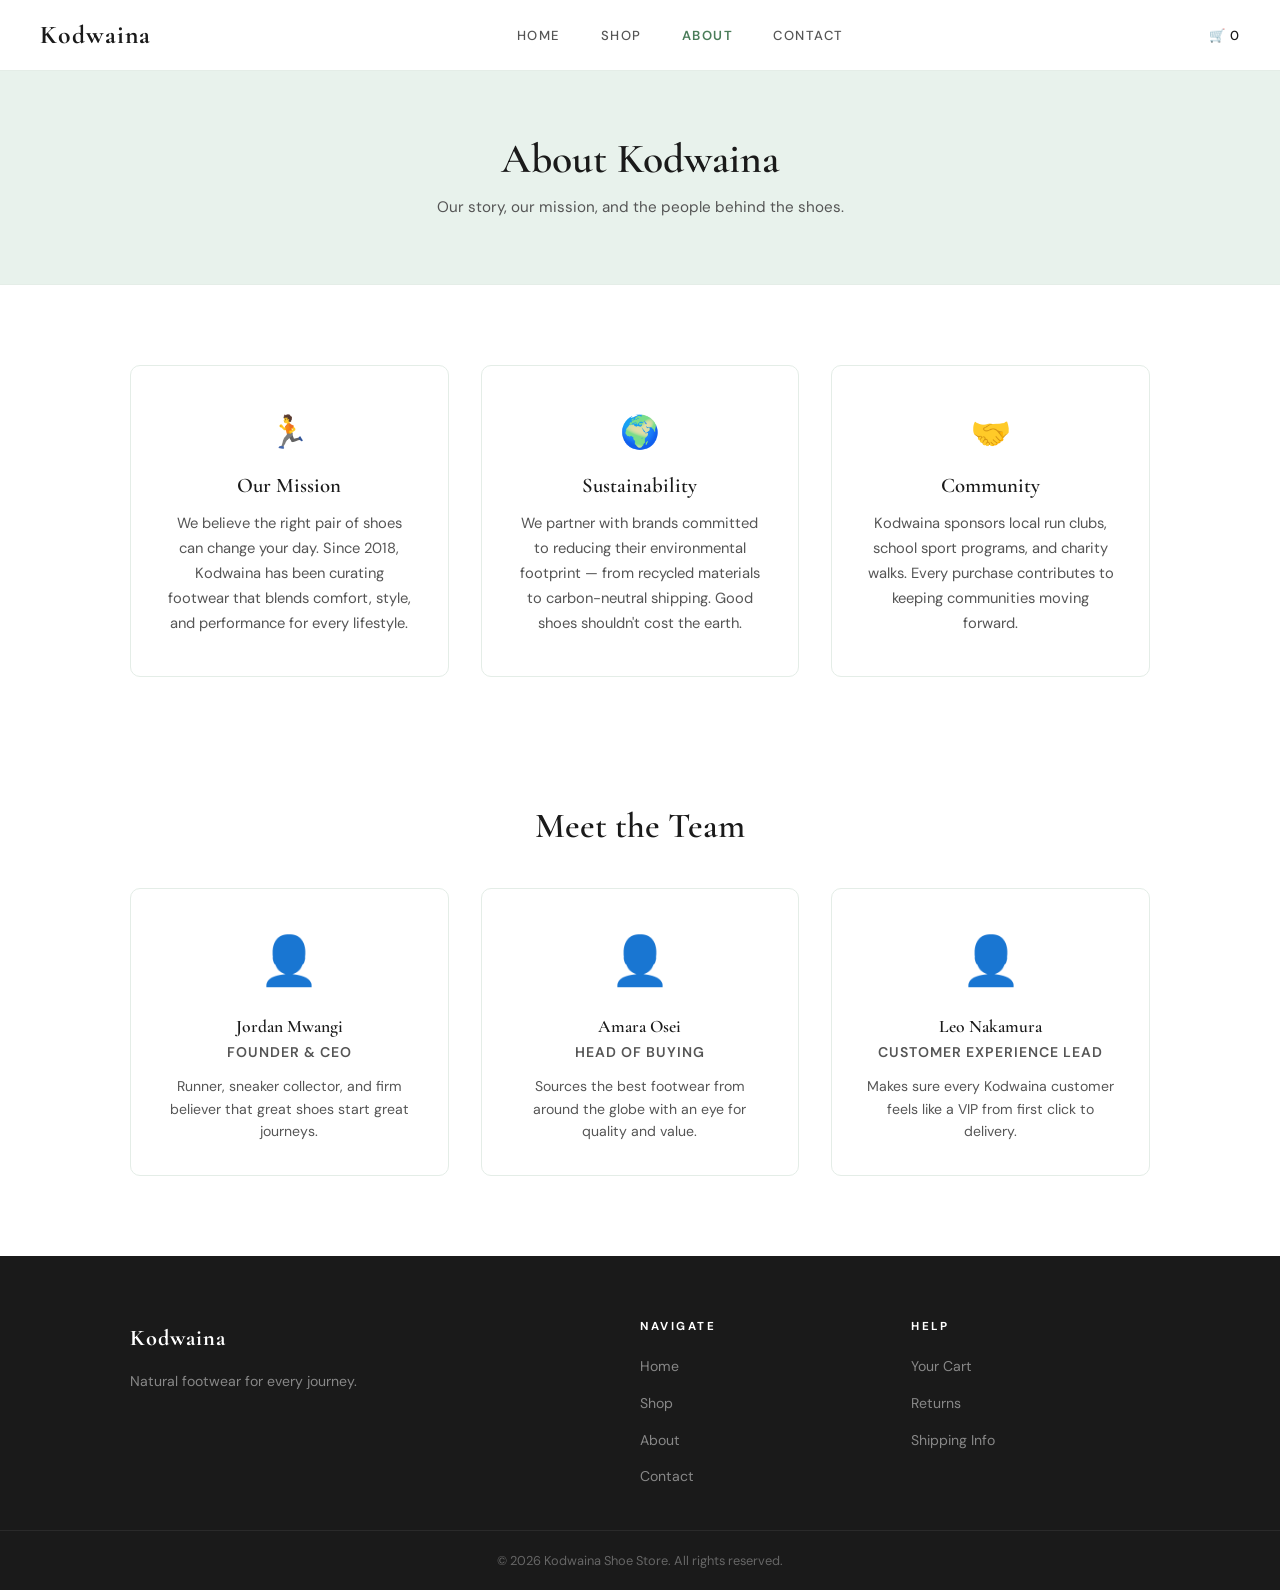
<file: about.html>
<!DOCTYPE html>
<html lang="en">
<head>
  <meta charset="UTF-8" />
  <meta name="viewport" content="width=device-width, initial-scale=1.0" />
  <title>About Us – Kodwaina</title>
  <link rel="preconnect" href="https://fonts.googleapis.com" />
  <link rel="preconnect" href="https://fonts.gstatic.com" crossorigin />
  <link href="https://fonts.googleapis.com/css2?family=Cormorant+Garamond:wght@400;500;600;700&family=DM+Sans:wght@400;500;600&display=swap" rel="stylesheet" />
  <link rel="stylesheet" href="css/styles.css" />
</head>
<body>

  <header>
    <nav>
      <div class="logo">Kodwaina</div>
      <ul class="nav-links">
        <li><a href="index.html">Home</a></li>
        <li><a href="shop.html">Shop</a></li>
        <li><a href="about.html" class="active">About</a></li>
        <li><a href="contact.html">Contact</a></li>
      </ul>
      <div class="cart-icon"><a href="cart.html" style="color:inherit;">🛒 <span id="cart-count">0</span></a></div>
    </nav>
  </header>

  <main>
    <section class="page-header">
      <h1>About Kodwaina</h1>
      <p>Our story, our mission, and the people behind the shoes.</p>
    </section>

    <section class="about-section">
      <div class="about-grid">
        <div class="about-card">
          <span class="about-icon">🏃</span>
          <h3>Our Mission</h3>
          <p>We believe the right pair of shoes can change your day. Since 2018, Kodwaina has been curating footwear that blends comfort, style, and performance for every lifestyle.</p>
        </div>
        <div class="about-card">
          <span class="about-icon">🌍</span>
          <h3>Sustainability</h3>
          <p>We partner with brands committed to reducing their environmental footprint — from recycled materials to carbon-neutral shipping. Good shoes shouldn't cost the earth.</p>
        </div>
        <div class="about-card">
          <span class="about-icon">🤝</span>
          <h3>Community</h3>
          <p>Kodwaina sponsors local run clubs, school sport programs, and charity walks. Every purchase contributes to keeping communities moving forward.</p>
        </div>
      </div>
    </section>

    <section class="team-section">
      <h2>Meet the Team</h2>
      <div class="team-grid">
        <div class="team-card">
          <div class="team-avatar">👤</div>
          <h3>Jordan Mwangi</h3>
          <p class="team-role">Founder & CEO</p>
          <p>Runner, sneaker collector, and firm believer that great shoes start great journeys.</p>
        </div>
        <div class="team-card">
          <div class="team-avatar">👤</div>
          <h3>Amara Osei</h3>
          <p class="team-role">Head of Buying</p>
          <p>Sources the best footwear from around the globe with an eye for quality and value.</p>
        </div>
        <div class="team-card">
          <div class="team-avatar">👤</div>
          <h3>Leo Nakamura</h3>
          <p class="team-role">Customer Experience Lead</p>
          <p>Makes sure every Kodwaina customer feels like a VIP from first click to delivery.</p>
        </div>
      </div>
    </section>
  </main>

  <footer>
    <div class="footer-inner">
      <div class="footer-brand">
        <span class="logo">Kodwaina</span>
        <p>Natural footwear for every journey.</p>
      </div>
      <div class="footer-links">
        <h4>Navigate</h4>
        <ul>
          <li><a href="index.html">Home</a></li>
          <li><a href="shop.html">Shop</a></li>
          <li><a href="about.html">About</a></li>
          <li><a href="contact.html">Contact</a></li>
        </ul>
      </div>
      <div class="footer-links">
        <h4>Help</h4>
        <ul>
          <li><a href="cart.html">Your Cart</a></li>
          <li><a href="contact.html">Returns</a></li>
          <li><a href="contact.html">Shipping Info</a></li>
        </ul>
      </div>
    </div>
    <div class="footer-bottom">
      <p>&copy; 2026 Kodwaina Shoe Store. All rights reserved.</p>
    </div>
  </footer>

  <script src="js/about.js"></script>
</body>
</html>
</file>
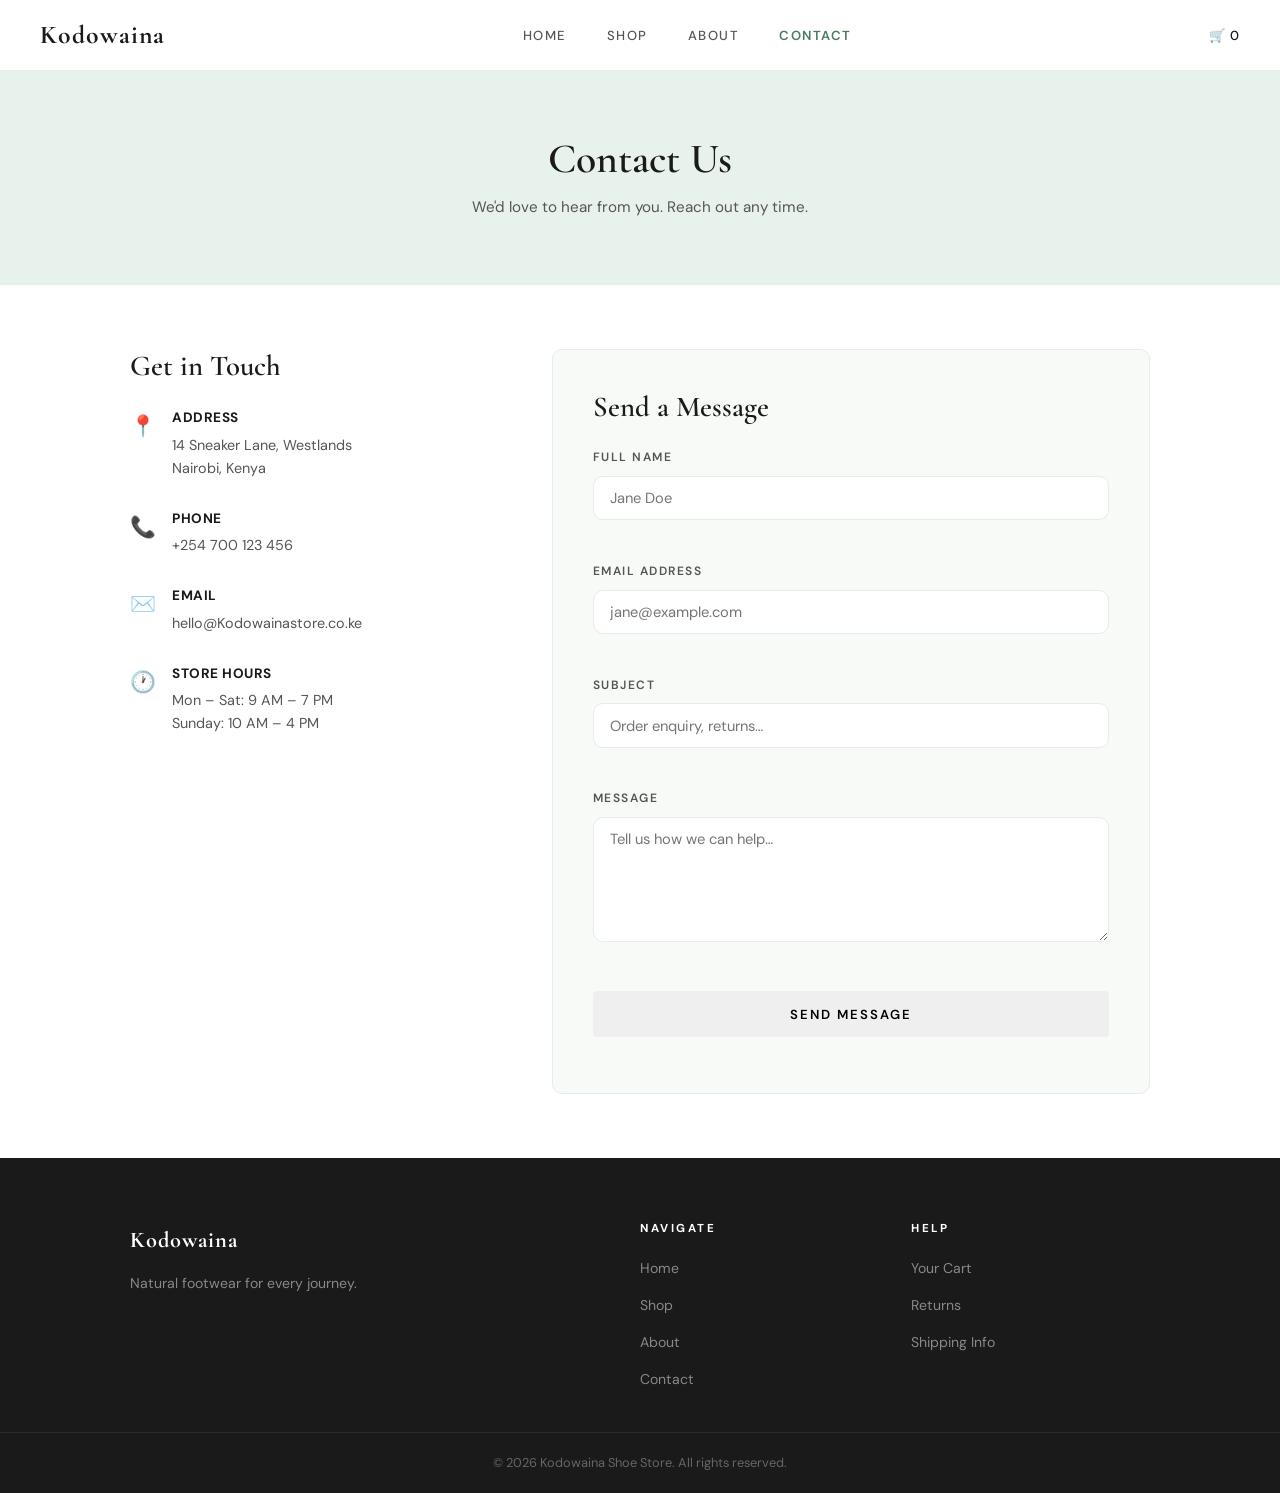
<file: contact.html>
<!DOCTYPE html>
<html lang="en">
<head>
  <meta charset="UTF-8" />
  <meta name="viewport" content="width=device-width, initial-scale=1.0" />
  <title>Contact Us – Kodowaina</title>
  <link rel="preconnect" href="https://fonts.googleapis.com" />
  <link rel="preconnect" href="https://fonts.gstatic.com" crossorigin />
  <link href="https://fonts.googleapis.com/css2?family=Cormorant+Garamond:wght@400;500;600;700&family=DM+Sans:wght@400;500;600&display=swap" rel="stylesheet" />
  <link rel="stylesheet" href="css/styles.css" />
</head>
<body>

  <header>
    <nav>
      <div class="logo">Kodowaina</div>
      <ul class="nav-links">
        <li><a href="index.html">Home</a></li>
        <li><a href="shop.html">Shop</a></li>
        <li><a href="about.html">About</a></li>
        <li><a href="contact.html" class="active">Contact</a></li>
      </ul>
      <div class="cart-icon"><a href="cart.html" style="color:inherit;">🛒 <span id="cart-count">0</span></a></div>
    </nav>
  </header>

  <main>
    <section class="page-header">
      <h1>Contact Us</h1>
      <p>We'd love to hear from you. Reach out any time.</p>
    </section>

    <section class="contact-section">
      <div class="contact-grid">

        <div class="contact-info">
          <h2>Get in Touch</h2>
          <div class="info-item">
            <span class="info-icon">📍</span>
            <div>
              <strong>Address</strong>
              <p>14 Sneaker Lane, Westlands<br />Nairobi, Kenya</p>
            </div>
          </div>
          <div class="info-item">
            <span class="info-icon">📞</span>
            <div>
              <strong>Phone</strong>
              <p>+254 700 123 456</p>
            </div>
          </div>
          <div class="info-item">
            <span class="info-icon">✉️</span>
            <div>
              <strong>Email</strong>
              <p>hello@Kodowainastore.co.ke</p>
            </div>
          </div>
          <div class="info-item">
            <span class="info-icon">🕐</span>
            <div>
              <strong>Store Hours</strong>
              <p>Mon – Sat: 9 AM – 7 PM<br />Sunday: 10 AM – 4 PM</p>
            </div>
          </div>
        </div>

        <div class="contact-form-wrapper">
          <h2>Send a Message</h2>
          <form id="contact-form" novalidate>
            <div class="form-group">
              <label for="name">Full Name</label>
              <input type="text" id="name" name="name" placeholder="Jane Doe" required />
              <span class="field-error" id="name-error"></span>
            </div>
            <div class="form-group">
              <label for="email">Email Address</label>
              <input type="email" id="email" name="email" placeholder="jane@example.com" required />
              <span class="field-error" id="email-error"></span>
            </div>
            <div class="form-group">
              <label for="subject">Subject</label>
              <input type="text" id="subject" name="subject" placeholder="Order enquiry, returns…" required />
              <span class="field-error" id="subject-error"></span>
            </div>
            <div class="form-group">
              <label for="message">Message</label>
              <textarea id="message" name="message" rows="5" placeholder="Tell us how we can help…" required></textarea>
              <span class="field-error" id="message-error"></span>
            </div>
            <button type="submit" class="btn checkout-btn">Send Message</button>
            <p id="form-success" class="form-success" aria-live="polite"></p>
          </form>
        </div>

      </div>
    </section>
  </main>

  <footer>
    <div class="footer-inner">
      <div class="footer-brand">
        <span class="logo">Kodowaina</span>
        <p>Natural footwear for every journey.</p>
      </div>
      <div class="footer-links">
        <h4>Navigate</h4>
        <ul>
          <li><a href="index.html">Home</a></li>
          <li><a href="shop.html">Shop</a></li>
          <li><a href="about.html">About</a></li>
          <li><a href="contact.html">Contact</a></li>
        </ul>
      </div>
      <div class="footer-links">
        <h4>Help</h4>
        <ul>
          <li><a href="cart.html">Your Cart</a></li>
          <li><a href="contact.html">Returns</a></li>
          <li><a href="contact.html">Shipping Info</a></li>
        </ul>
      </div>
    </div>
    <div class="footer-bottom">
      <p>&copy; 2026 Kodowaina Shoe Store. All rights reserved.</p>
    </div>
  </footer>

  <script src="js/contact.js"></script>
</body>
</html>
</file>
<file: css/styles.css>
/* =====================================================
   StepUp – Clean White & Sage Green Design System
   Inspired by africanyuva.co.ke
   Palette:
     White        #ffffff
     Off-white    #f8faf8
     Sage green   #4a7c59  (accent / primary)
     Light green  #e8f2ec  (tints / backgrounds)
     Mint         #d0e8d8  (cards, tags)
     Dark text    #1a1a1a
     Mid text     #555555
     Light text   #888888
   ===================================================== */

/* ===== Reset & Base ===== */
*, *::before, *::after {
  box-sizing: border-box;
  margin: 0;
  padding: 0;
}

:root {
  --white:         #ffffff;
  --off-white:     #f8faf8;
  --sage:          #4a7c59;
  --sage-dark:     #355c41;
  --sage-light:    #e8f2ec;
  --mint:          #d0e8d8;
  --text-dark:     #1a1a1a;
  --text-mid:      #555555;
  --text-light:    #888888;
  --border:        #e4ede7;
  --radius:        10px;
  --shadow-sm:     0 2px 12px rgba(74,124,89,0.08);
  --shadow-md:     0 8px 28px rgba(74,124,89,0.13);
}

html { scroll-behavior: smooth; }

body {
  font-family: 'DM Sans', 'Segoe UI', sans-serif;
  color: var(--text-dark);
  background: var(--white);
  line-height: 1.65;
}

h1, h2, h3, h4 {
  font-family: 'Cormorant Garamond', 'Georgia', serif;
  font-weight: 600;
  line-height: 1.2;
}

a {
  text-decoration: none;
  color: inherit;
}

/* ===== Header / Nav ===== */
header {
  background: var(--white);
  border-bottom: 1px solid var(--border);
  padding: 0 2.5rem;
  position: sticky;
  top: 0;
  z-index: 100;
}

nav {
  display: flex;
  align-items: center;
  justify-content: space-between;
  max-width: 1200px;
  margin: 0 auto;
  height: 70px;
}

.logo {
  color: var(--text-dark);
  font-family: 'Cormorant Garamond', Georgia, serif;
  font-size: 1.6rem;
  font-weight: 700;
  letter-spacing: 1px;
}

.nav-links {
  list-style: none;
  display: flex;
  gap: 2.5rem;
}

.nav-links a {
  color: var(--text-mid);
  font-size: 0.82rem;
  font-weight: 500;
  letter-spacing: 1.5px;
  text-transform: uppercase;
  transition: color 0.2s;
}

.nav-links a:hover,
.nav-links a.active {
  color: var(--sage);
}

.nav-links a.active {
  font-weight: 600;
}

.cart-icon {
  font-size: 1rem;
  cursor: pointer;
}

.cart-icon a {
  color: var(--text-dark);
  font-size: 0.82rem;
  font-weight: 500;
  letter-spacing: 1px;
  text-transform: uppercase;
  transition: color 0.2s;
}

.cart-icon a:hover { color: var(--sage); }

/* ===== Announcement bar ===== */
.announcement {
  background: var(--sage);
  color: var(--white);
  text-align: center;
  padding: 0.5rem 1rem;
  font-size: 0.78rem;
  letter-spacing: 1.5px;
  text-transform: uppercase;
  font-weight: 500;
}

/* ===== Buttons ===== */
.btn {
  display: inline-block;
  padding: 0.75rem 2.2rem;
  border-radius: 4px;
  font-size: 0.78rem;
  font-weight: 600;
  letter-spacing: 2px;
  text-transform: uppercase;
  transition: background 0.2s, color 0.2s, transform 0.15s, border-color 0.2s;
  cursor: pointer;
  border: 1.5px solid transparent;
  font-family: 'DM Sans', 'Segoe UI', sans-serif;
}

.btn-primary {
  background: var(--sage);
  color: var(--white);
  border-color: var(--sage);
}

.btn-primary:hover {
  background: var(--sage-dark);
  border-color: var(--sage-dark);
  transform: translateY(-1px);
}

.btn-outline {
  background: transparent;
  color: var(--text-dark);
  border-color: var(--text-dark);
}

.btn-outline:hover {
  background: var(--text-dark);
  color: var(--white);
  transform: translateY(-1px);
}

.btn-outline-light {
  background: transparent;
  color: var(--white);
  border: 1.5px solid rgba(255,255,255,0.7);
  border-radius: 4px;
  padding: 0.75rem 2.2rem;
  font-size: 0.78rem;
  font-weight: 600;
  letter-spacing: 2px;
  text-transform: uppercase;
  display: inline-block;
  transition: background 0.2s, color 0.2s, transform 0.15s;
  font-family: 'DM Sans', 'Segoe UI', sans-serif;
}

.btn-outline-light:hover {
  background: var(--white);
  color: var(--text-dark);
  transform: translateY(-1px);
}

/* ===== Section Helpers ===== */
.section-header {
  text-align: center;
  margin-bottom: 3rem;
}

.section-tag {
  display: inline-block;
  color: var(--sage);
  font-size: 0.72rem;
  font-weight: 600;
  letter-spacing: 3px;
  text-transform: uppercase;
  margin-bottom: 0.7rem;
}

.section-header h2 {
  font-size: 2.4rem;
  color: var(--text-dark);
  margin-bottom: 0.5rem;
}

.section-header p {
  color: var(--text-light);
  font-size: 0.95rem;
  max-width: 480px;
  margin: 0 auto;
}

.section-cta {
  text-align: center;
  margin-top: 3rem;
}

/* ===== Hero ===== */
.hero {
  background: var(--sage-light);
  color: var(--text-dark);
  padding: 7rem 2.5rem;
  display: flex;
  align-items: center;
  justify-content: space-between;
  gap: 2rem;
  flex-wrap: wrap;
  position: relative;
  overflow: hidden;
}

.hero-content {
  position: relative;
  max-width: 560px;
}

.hero-tag {
  display: inline-block;
  background: var(--mint);
  color: var(--sage-dark);
  font-size: 0.72rem;
  font-weight: 600;
  letter-spacing: 3px;
  text-transform: uppercase;
  padding: 5px 14px;
  border-radius: 3px;
  margin-bottom: 1.4rem;
}

.hero h1 {
  font-size: 3.8rem;
  line-height: 1.1;
  margin-bottom: 1.2rem;
  color: var(--text-dark);
  font-weight: 600;
}

.hero p {
  font-size: 1rem;
  color: var(--text-mid);
  margin-bottom: 2.2rem;
  max-width: 420px;
  font-family: 'DM Sans', 'Segoe UI', sans-serif;
  font-weight: 400;
}

.hero-btns {
  display: flex;
  gap: 1rem;
  flex-wrap: wrap;
}

.hero-badge {
  background: var(--white);
  border: 1px solid var(--border);
  border-radius: var(--radius);
  padding: 2rem 2.5rem;
  text-align: center;
  color: var(--text-dark);
  min-width: 150px;
  box-shadow: var(--shadow-sm);
}

.hero-badge span { font-size: 2.2rem; display: block; margin-bottom: 0.5rem; }
.hero-badge p { font-size: 0.82rem; line-height: 1.5; color: var(--text-mid); font-family: 'DM Sans', sans-serif; }

/* ===== Products / Featured Sandals ===== */
.products {
  padding: 5rem 2.5rem;
  max-width: 1200px;
  margin: 0 auto;
}

.product-grid {
  display: grid;
  grid-template-columns: repeat(auto-fill, minmax(240px, 1fr));
  gap: 2rem;
}

/* ===== Product Card ===== */
.card {
  background: var(--white);
  border-radius: var(--radius);
  overflow: hidden;
  transition: transform 0.25s, box-shadow 0.25s;
  display: flex;
  flex-direction: column;
  border: 1px solid var(--border);
}

.card:hover {
  transform: translateY(-4px);
  box-shadow: var(--shadow-md);
}

/* Card image container for slideshow */
.card-image-container {
  position: relative;
  width: 100%;
  height: 240px;
  overflow: hidden;
  background: var(--sage-light);
}

.card-image {
  position: absolute;
  top: 0;
  left: 0;
  width: 100%;
  height: 100%;
  object-fit: cover;
  opacity: 0;
  transition: opacity 0.5s ease-in-out;
}

.card-image.active {
  opacity: 1;
  z-index: 1;
}

.card img {
  width: 100%;
  height: 240px;
  object-fit: cover;
  background: var(--sage-light);
  transition: transform 0.4s;
}

.card:hover .card-image {
  transform: scale(1.03);
}

/* Image dots indicator */
.image-dots {
  position: absolute;
  bottom: 10px;
  left: 50%;
  transform: translateX(-50%);
  display: flex;
  gap: 6px;
  z-index: 10;
  background: rgba(0, 0, 0, 0.3);
  padding: 6px 10px;
  border-radius: 20px;
  backdrop-filter: blur(4px);
}

.image-dots .dot {
  width: 8px;
  height: 8px;
  border-radius: 50%;
  background: rgba(255, 255, 255, 0.5);
  cursor: pointer;
  transition: all 0.3s;
}

.image-dots .dot.active {
  background: var(--white);
  width: 24px;
  border-radius: 4px;
}

.image-dots .dot:hover {
  background: rgba(255, 255, 255, 0.8);
}

.card-body {
  padding: 1.2rem 1rem 1.4rem;
  flex: 1;
  display: flex;
  flex-direction: column;
}

.card-body h3 {
  font-family: 'DM Sans', sans-serif;
  font-size: 0.92rem;
  font-weight: 500;
  margin-bottom: 0.3rem;
  color: var(--text-dark);
  text-transform: uppercase;
  letter-spacing: 0.5px;
}

.card-body .price {
  color: var(--sage);
  font-weight: 600;
  font-size: 1rem;
  margin-bottom: 1rem;
  font-family: 'DM Sans', sans-serif;
}

.category-tag {
  font-size: 0.68rem;
  background: var(--sage-light);
  color: var(--sage-dark);
  padding: 2px 9px;
  border-radius: 3px;
  margin-bottom: 0.6rem;
  display: inline-block;
  font-weight: 600;
  text-transform: uppercase;
  letter-spacing: 1px;
}

.card-body .add-to-cart {
  margin-top: auto;
  background: var(--text-dark);
  color: var(--white);
  border: none;
  padding: 0.65rem 1rem;
  border-radius: 4px;
  cursor: pointer;
  font-size: 0.75rem;
  font-weight: 600;
  letter-spacing: 1.5px;
  text-transform: uppercase;
  transition: background 0.2s;
  font-family: 'DM Sans', sans-serif;
}

.card-body .add-to-cart:hover {
  background: var(--sage);
}

/* Out of stock card styling */
.card.out-of-stock {
  opacity: 0.7;
}

.card.out-of-stock img {
  filter: grayscale(50%);
}

.card.out-of-stock .add-to-cart:disabled {
  background: #999;
  cursor: not-allowed;
  opacity: 1;
}

.card.out-of-stock .add-to-cart:disabled:hover {
  background: #999;
  transform: none;
}

/* ===== Categories ===== */
.categories-section {
  background: var(--off-white);
  padding: 5rem 2.5rem;
}

.categories-grid {
  display: grid;
  grid-template-columns: repeat(auto-fill, minmax(220px, 1fr));
  gap: 1.5rem;
  max-width: 1100px;
  margin: 0 auto;
}

.category-tile {
  border-radius: var(--radius);
  padding: 3rem 1.5rem 2rem;
  text-align: center;
  display: flex;
  flex-direction: column;
  align-items: center;
  gap: 0.4rem;
  transition: transform 0.25s, box-shadow 0.25s;
  cursor: pointer;
  border: 1px solid var(--border);
  background: var(--white);
}

.category-tile:hover {
  transform: translateY(-4px);
  box-shadow: var(--shadow-md);
}

.tile-icon {
  font-size: 2rem;
  margin-bottom: 0.6rem;
}

.category-tile h3 {
  font-family: 'Cormorant Garamond', Georgia, serif;
  font-size: 1.3rem;
  color: var(--text-dark);
  margin-bottom: 0.2rem;
}

.category-tile p {
  font-size: 0.83rem;
  color: var(--text-light);
  font-family: 'DM Sans', sans-serif;
}

/* individual tile accent lines */
.tile-beach  { border-top: 3px solid #a8d5ba; }
.tile-trail  { border-top: 3px solid var(--sage); }
.tile-casual { border-top: 3px solid var(--mint); }
.tile-eco    { border-top: 3px solid var(--sage-light); }

/* ===== Best Sellers ===== */
.best-sellers {
  padding: 5rem 2.5rem;
  max-width: 1200px;
  margin: 0 auto;
}

.best-sellers-grid {
  display: grid;
  grid-template-columns: repeat(auto-fill, minmax(240px, 1fr));
  gap: 2rem;
}

/* ===== Call to Action ===== */
.cta-section {
  background: var(--sage);
  padding: 6rem 2.5rem;
  text-align: center;
}

.cta-inner {
  max-width: 580px;
  margin: 0 auto;
}

.cta-icon { font-size: 2.5rem; display: block; margin-bottom: 1.2rem; }

.cta-section h2 {
  font-size: 2.6rem;
  color: var(--white);
  margin-bottom: 1rem;
}

.cta-section p {
  color: rgba(255,255,255,0.8);
  font-size: 0.95rem;
  margin-bottom: 2rem;
  font-family: 'DM Sans', sans-serif;
}

/* ===== Footer ===== */
footer {
  background: var(--text-dark);
  color: #aaaaaa;
}

.footer-inner {
  display: grid;
  grid-template-columns: 2fr 1fr 1fr;
  gap: 2rem;
  padding: 4rem 2.5rem 2.5rem;
  max-width: 1100px;
  margin: 0 auto;
}

.footer-brand .logo {
  font-size: 1.4rem;
  display: block;
  margin-bottom: 0.8rem;
  color: var(--white);
}

.footer-brand p {
  font-size: 0.88rem;
  color: #888;
  max-width: 240px;
  line-height: 1.7;
}

.footer-links h4 {
  font-family: 'DM Sans', sans-serif;
  font-size: 0.72rem;
  font-weight: 700;
  letter-spacing: 2.5px;
  text-transform: uppercase;
  color: var(--white);
  margin-bottom: 1.2rem;
}

.footer-links ul {
  list-style: none;
  display: flex;
  flex-direction: column;
  gap: 0.65rem;
}

.footer-links a {
  color: #888;
  font-size: 0.88rem;
  transition: color 0.2s;
}

.footer-links a:hover { color: var(--mint); }

.footer-bottom {
  border-top: 1px solid rgba(255,255,255,0.07);
  text-align: center;
  padding: 1.2rem 2rem;
  font-size: 0.8rem;
  color: #666;
}

/* ===== Page Header (Shop / Cart / About / Contact) ===== */
.page-header {
  background: var(--sage-light);
  color: var(--text-dark);
  text-align: center;
  padding: 4rem 2rem;
  border-bottom: 1px solid var(--border);
}

.page-header h1 {
  font-size: 2.6rem;
  color: var(--text-dark);
}

.page-header p {
  color: var(--text-mid);
  margin-top: 0.6rem;
  font-size: 0.95rem;
  font-family: 'DM Sans', sans-serif;
}

/* ===== Shop Controls ===== */
.shop-controls {
  display: flex;
  gap: 1rem;
  padding: 1.5rem 2.5rem;
  max-width: 1200px;
  margin: 0 auto;
  flex-wrap: wrap;
}

.shop-controls input,
.shop-controls select {
  padding: 0.65rem 1rem;
  border: 1px solid var(--border);
  border-radius: var(--radius);
  font-size: 0.9rem;
  outline: none;
  flex: 1;
  min-width: 160px;
  background: var(--white);
  color: var(--text-dark);
  font-family: 'DM Sans', sans-serif;
}

.shop-controls input:focus,
.shop-controls select:focus {
  border-color: var(--sage);
}

/* ===== Cart Page ===== */
.cart-section {
  max-width: 860px;
  margin: 2rem auto;
  padding: 0 2rem;
  display: grid;
  gap: 1.5rem;
}

.cart-item {
  background: var(--white);
  border-radius: var(--radius);
  border: 1px solid var(--border);
  display: flex;
  align-items: center;
  gap: 1rem;
  padding: 1rem;
}

.cart-item img {
  width: 80px;
  height: 80px;
  object-fit: cover;
  border-radius: 8px;
  background: var(--sage-light);
}

.cart-item-info { flex: 1; }

.cart-item-info h3 {
  font-family: 'DM Sans', sans-serif;
  font-size: 0.92rem;
  font-weight: 500;
  text-transform: uppercase;
  letter-spacing: 0.5px;
  margin-bottom: 0.25rem;
}

.cart-item-controls {
  display: flex;
  align-items: center;
  gap: 0.5rem;
}

.qty-btn {
  background: var(--text-dark);
  color: var(--white);
  border: none;
  width: 28px;
  height: 28px;
  border-radius: 4px;
  cursor: pointer;
  font-size: 1rem;
  line-height: 1;
  transition: background 0.2s;
}

.qty-btn:hover { background: var(--sage); }
.qty { min-width: 24px; text-align: center; font-weight: 600; }

.item-total { font-weight: 600; color: var(--sage); min-width: 70px; text-align: right; }

.remove-btn {
  background: none;
  border: none;
  color: #ccc;
  cursor: pointer;
  font-size: 1rem;
  transition: color 0.2s;
}

.remove-btn:hover { color: #e04040; }

/* ===== Cart Summary ===== */
.cart-summary {
  background: var(--off-white);
  border-radius: var(--radius);
  border: 1px solid var(--border);
  padding: 1.5rem;
  display: flex;
  flex-direction: column;
  gap: 0.75rem;
}

.summary-row {
  display: flex;
  justify-content: space-between;
  font-size: 0.9rem;
  color: var(--text-mid);
}

.total-row {
  font-weight: 700;
  font-size: 1.05rem;
  color: var(--text-dark);
  border-top: 1px solid var(--border);
  padding-top: 0.75rem;
  margin-top: 0.25rem;
}

.checkout-btn { width: 100%; padding: 0.85rem; font-size: 0.82rem; margin-top: 0.5rem; }

.continue-link {
  text-align: center;
  color: var(--text-light);
  font-size: 0.88rem;
}

.continue-link:hover { color: var(--sage); }

/* ===== Empty Cart ===== */
.empty-cart {
  text-align: center;
  padding: 4rem 2rem;
  color: var(--text-light);
  display: flex;
  flex-direction: column;
  align-items: center;
  gap: 1rem;
  font-size: 1rem;
}

/* ===== About Page ===== */
.about-section {
  padding: 5rem 2.5rem;
  max-width: 1100px;
  margin: 0 auto;
}

.about-grid {
  display: grid;
  grid-template-columns: repeat(auto-fill, minmax(280px, 1fr));
  gap: 2rem;
}

.about-card {
  background: var(--white);
  border-radius: var(--radius);
  border: 1px solid var(--border);
  padding: 2.5rem 2rem;
  text-align: center;
}

.about-icon { font-size: 2rem; display: block; margin-bottom: 1rem; }

.about-card h3 {
  font-size: 1.3rem;
  margin-bottom: 0.75rem;
  color: var(--text-dark);
}

.about-card p {
  color: var(--text-mid);
  line-height: 1.7;
  font-size: 0.92rem;
  font-family: 'DM Sans', sans-serif;
}

.team-section {
  padding: 3rem 2.5rem 5rem;
  max-width: 1100px;
  margin: 0 auto;
}

.team-section h2 {
  text-align: center;
  font-size: 2.2rem;
  margin-bottom: 2.5rem;
  color: var(--text-dark);
}

.team-grid {
  display: grid;
  grid-template-columns: repeat(auto-fill, minmax(240px, 1fr));
  gap: 2rem;
}

.team-card {
  background: var(--white);
  border-radius: var(--radius);
  border: 1px solid var(--border);
  padding: 2rem;
  text-align: center;
}

.team-avatar { font-size: 3rem; margin-bottom: 1rem; }

.team-card h3 {
  font-size: 1.1rem;
  margin-bottom: 0.25rem;
  color: var(--text-dark);
}

.team-role {
  color: var(--sage);
  font-size: 0.78rem;
  font-weight: 600;
  letter-spacing: 1px;
  text-transform: uppercase;
  margin-bottom: 0.75rem;
}

.team-card p {
  color: var(--text-mid);
  font-size: 0.88rem;
  line-height: 1.6;
  font-family: 'DM Sans', sans-serif;
}

/* ===== Contact Page ===== */
.contact-section {
  padding: 4rem 2.5rem;
  max-width: 1100px;
  margin: 0 auto;
}

.contact-grid {
  display: grid;
  grid-template-columns: 1fr 1.6fr;
  gap: 3rem;
  align-items: start;
}

.contact-info h2,
.contact-form-wrapper h2 {
  font-size: 1.8rem;
  margin-bottom: 1.5rem;
  color: var(--text-dark);
}

.info-item {
  display: flex;
  gap: 1rem;
  margin-bottom: 1.75rem;
  align-items: flex-start;
}

.info-icon { font-size: 1.3rem; flex-shrink: 0; margin-top: 2px; }
.info-item strong { display: block; margin-bottom: 0.25rem; color: var(--text-dark); font-size: 0.85rem; letter-spacing: 0.5px; text-transform: uppercase; }
.info-item p { color: var(--text-mid); font-size: 0.9rem; line-height: 1.6; font-family: 'DM Sans', sans-serif; }

.contact-form-wrapper {
  background: var(--off-white);
  border-radius: var(--radius);
  border: 1px solid var(--border);
  padding: 2.5rem;
}

.form-group {
  display: flex;
  flex-direction: column;
  margin-bottom: 1.3rem;
}

.form-group label {
  font-size: 0.75rem;
  font-weight: 600;
  letter-spacing: 1.5px;
  text-transform: uppercase;
  margin-bottom: 0.5rem;
  color: var(--text-mid);
}

.form-group input,
.form-group textarea {
  padding: 0.7rem 1rem;
  border: 1px solid var(--border);
  border-radius: var(--radius);
  font-size: 0.92rem;
  font-family: 'DM Sans', sans-serif;
  outline: none;
  transition: border-color 0.2s;
  resize: vertical;
  background: var(--white);
  color: var(--text-dark);
}

.form-group input:focus,
.form-group textarea:focus {
  border-color: var(--sage);
}

.field-error {
  color: #c0392b;
  font-size: 0.78rem;
  margin-top: 0.3rem;
  min-height: 1rem;
}

.form-success {
  margin-top: 1rem;
  color: var(--sage);
  font-size: 0.92rem;
  text-align: center;
}

/* ===== Responsive ===== */
@media (max-width: 900px) {
  .footer-inner  { grid-template-columns: 1fr 1fr; }
}

@media (max-width: 768px) {
  .contact-grid  { grid-template-columns: 1fr; }
  .footer-inner  { grid-template-columns: 1fr; }
}

@media (max-width: 600px) {
  .hero { padding: 4rem 1.5rem; }
  .hero h1 { font-size: 2.6rem; }
  .hero-badge { display: none; }
  .nav-links { display: none; }
  .section-header h2 { font-size: 1.8rem; }
  header { padding: 0 1.5rem; }
}

/* ===== Modal ===== */
.modal-overlay {
  position: fixed;
  inset: 0;
  background: rgba(0, 0, 0, 0.5);
  display: flex;
  align-items: center;
  justify-content: center;
  z-index: 1000;
  padding: 1rem;
}

.modal {
  background: var(--white);
  border-radius: var(--radius);
  padding: 2rem;
  max-width: 500px;
  width: 100%;
  max-height: 90vh;
  overflow-y: auto;
  box-shadow: 0 20px 60px rgba(0,0,0,0.3);
}

.modal h3 {
  font-family: 'Cormorant Garamond', Georgia, serif;
  font-size: 1.6rem;
  color: var(--text-dark);
}

.modal label {
  display: block;
  font-size: 0.75rem;
  font-weight: 600;
  letter-spacing: 1.5px;
  text-transform: uppercase;
  margin-bottom: 0.5rem;
  color: var(--text-mid);
}

.modal input,
.modal select,
.modal textarea {
  width: 100%;
  padding: 0.65rem 1rem;
  border: 1px solid var(--border);
  border-radius: var(--radius);
  font-size: 0.92rem;
  font-family: 'DM Sans', sans-serif;
  margin-bottom: 1rem;
  outline: none;
  transition: border-color 0.2s;
  background: var(--white);
  color: var(--text-dark);
}

.modal input:focus,
.modal select:focus,
.modal textarea:focus {
  border-color: var(--sage);
}

.modal-actions {
  display: flex;
  gap: 0.75rem;
  margin-top: 1.5rem;
}

.btn-sm {
  padding: 0.5rem 1.2rem;
  border-radius: 4px;
  font-size: 0.72rem;
  font-weight: 600;
  letter-spacing: 1.5px;
  text-transform: uppercase;
  cursor: pointer;
  border: 1px solid var(--border);
  background: var(--white);
  color: var(--text-mid);
  transition: background 0.2s, color 0.2s;
  font-family: 'DM Sans', sans-serif;
}

.btn-sm:hover {
  background: var(--sage-light);
  color: var(--sage);
}

.qty-modal-btn {
  transition: background 0.2s, color 0.2s, transform 0.15s;
}

.qty-modal-btn:hover {
  background: var(--sage);
  color: var(--white);
  transform: scale(1.05);
}

.qty-modal-btn:disabled {
  opacity: 0.4;
  cursor: not-allowed;
  transform: none;
}

.qty-modal-btn:disabled:hover {
  background: white;
  color: var(--sage);
  transform: none;
}

/* Size selector buttons */
.size-option {
  font-family: 'DM Sans', sans-serif;
}

.size-option:hover {
  border-color: var(--sage) !important;
  background: var(--sage-light) !important;
}

.size-option:active {
  transform: scale(0.95);
}
</file>
